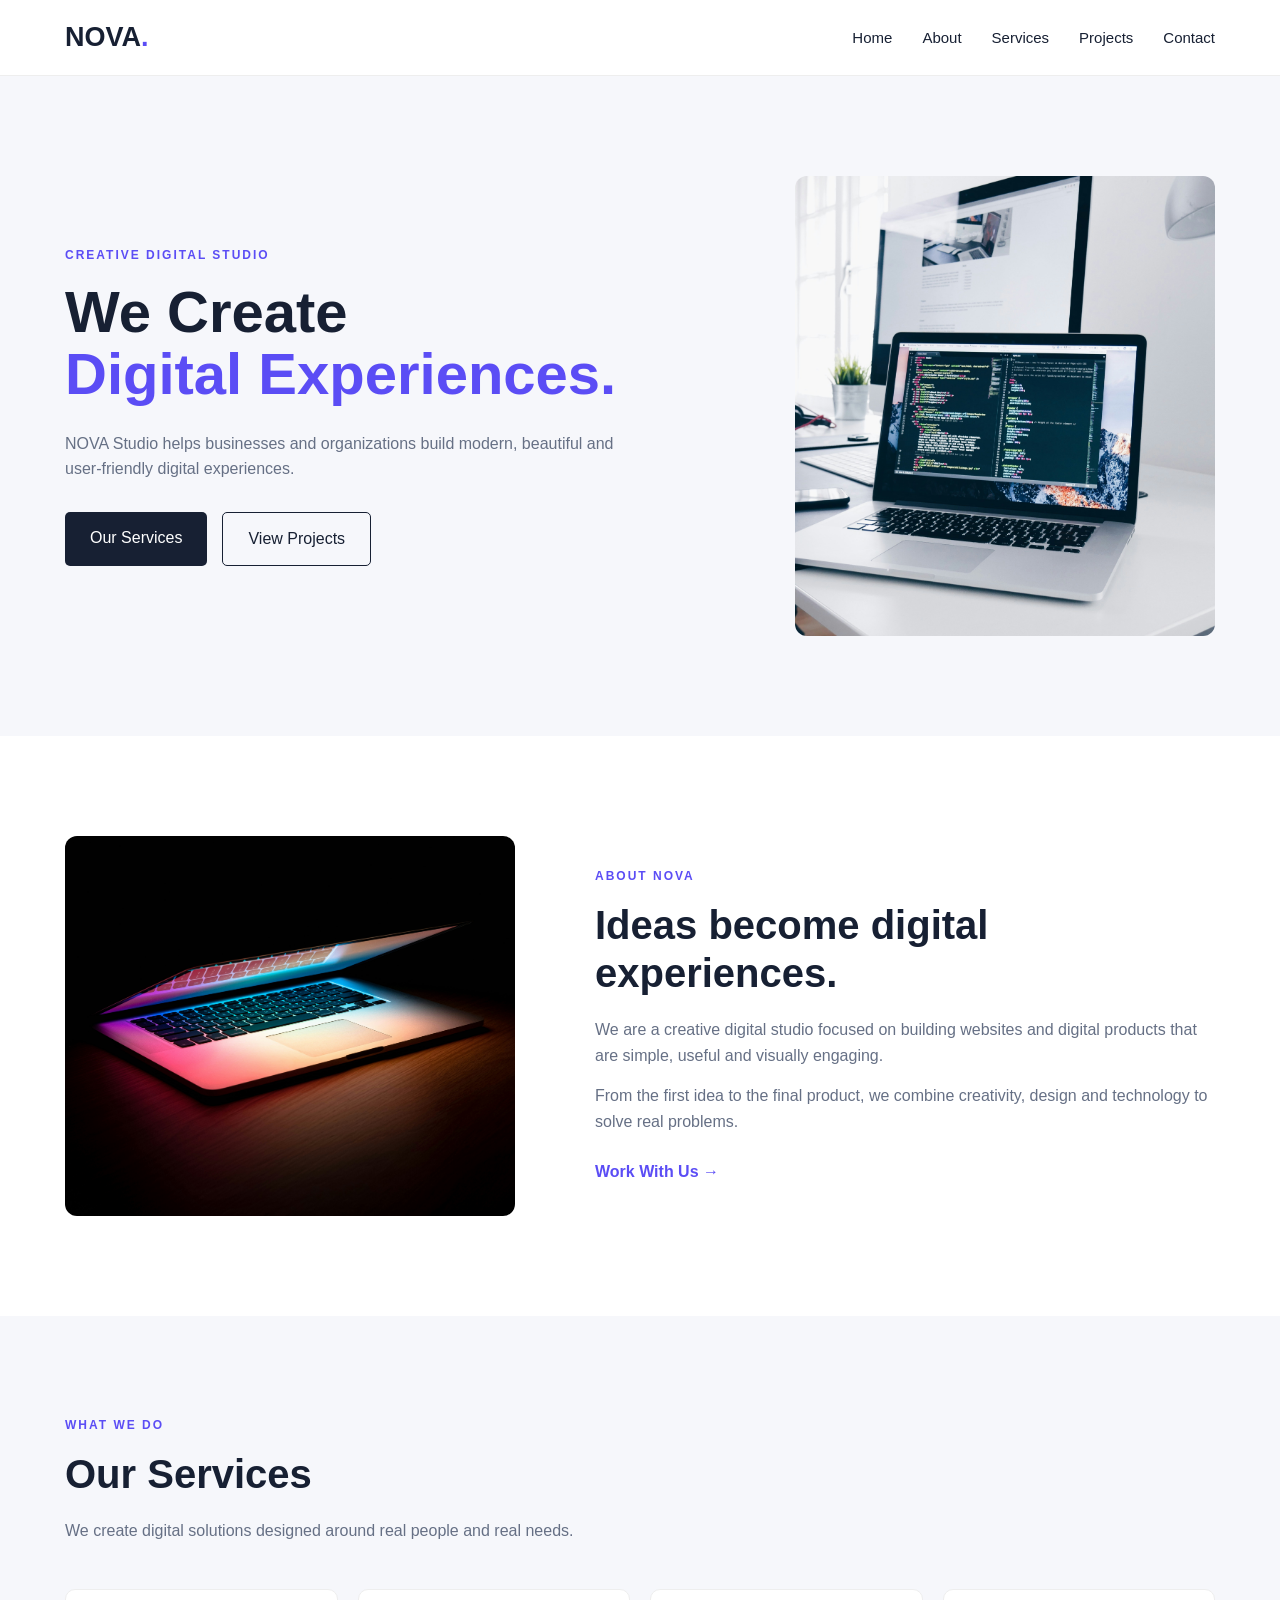
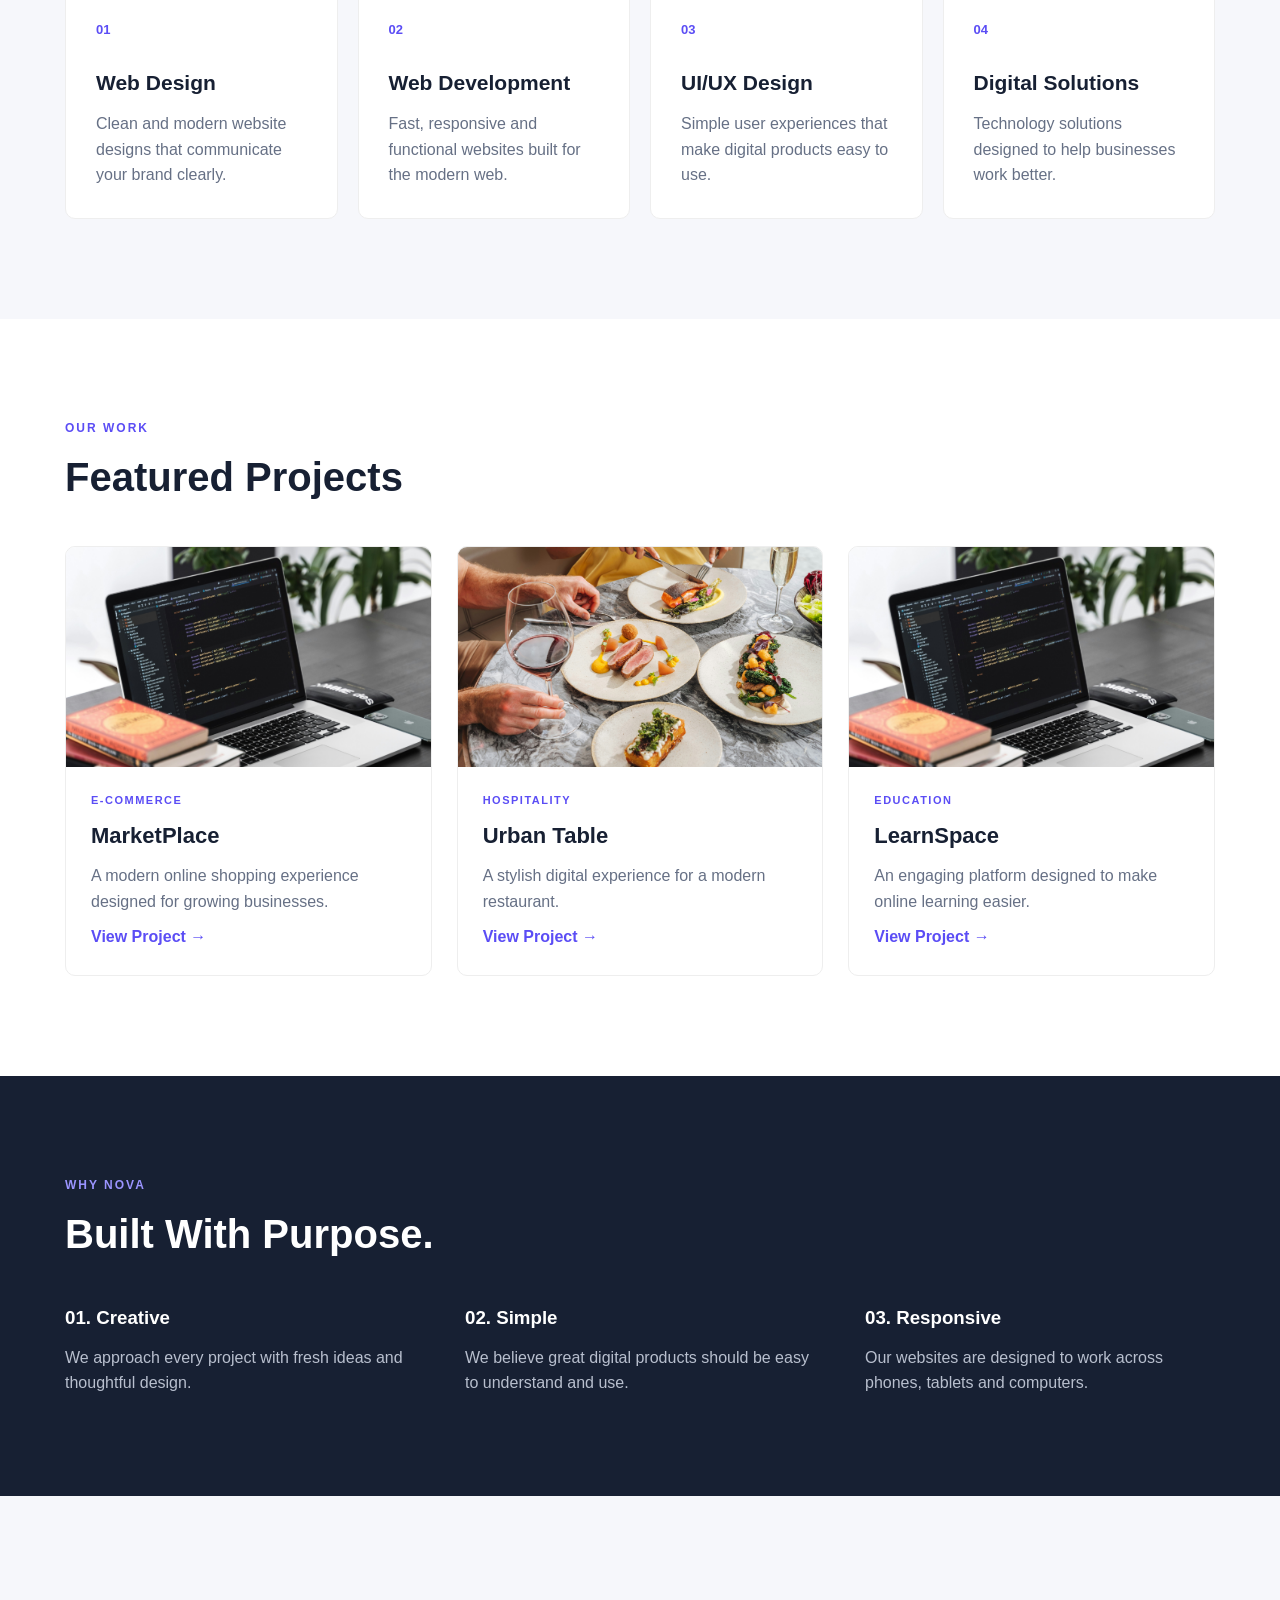
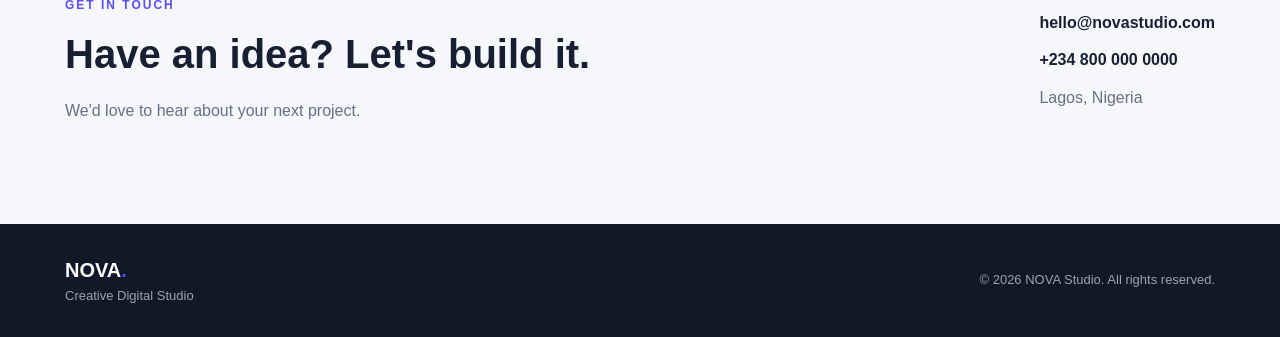
<file: index.html>
<!DOCTYPE html>
<html lang="en">

<head>
    <meta charset="UTF-8">
    <meta name="viewport" content="width=device-width, initial-scale=1.0">

    <link rel="stylesheet" href="style.css">

    <title>NOVA Studio | Digital Experiences</title>
</head>

<body>

    <!-- HEADER -->
    <header class="header">

        <div class="container nav-container">

            <a href="#" class="logo">
                NOVA<span>.</span>
            </a>

            <nav class="nav">
                <a href="#home">Home</a>
                <a href="#about">About</a>
                <a href="#services">Services</a>
                <a href="#projects">Projects</a>
                <a href="#contact">Contact</a>
            </nav>

            <!-- JavaScript will control this later -->
            <button class="menu-btn">☰</button>

        </div>

    </header>


    <main>

        <!-- HERO -->
        <section class="hero" id="home">

            <div class="container hero-content">

                <div class="hero-text">

                    <p class="label">CREATIVE DIGITAL STUDIO</p>

                    <h1>
                        We Create
                        <span>Digital Experiences.</span>
                    </h1>

                    <p class="hero-description">
                        NOVA Studio helps businesses and organizations
                        build modern, beautiful and user-friendly
                        digital experiences.
                    </p>

                    <div class="buttons">

                        <a href="#services" class="btn">
                            Our Services
                        </a>

                        <a href="#projects" class="btn btn-outline">
                            View Projects
                        </a>

                    </div>

                </div>


                <div class="hero-image">

                    <img
                        src="image/christopher-gower-m_HRfLhgABo-unsplash.jpg"
                        alt="Creative team working together"
                    >

                </div>

            </div>

        </section>


        <!-- ABOUT -->
        <section class="about section" id="about">

            <div class="container about-content">

                <div class="about-image">

                    <img
                        src="image/joshua-reddekopp-SyYmXSDnJ54-unsplash.jpg"
                        alt="NOVA Studio team"
                    >

                </div>


                <div class="about-text">

                    <p class="label">ABOUT NOVA</p>

                    <h2>
                        Ideas become
                        digital experiences.
                    </h2>

                    <p>
                        We are a creative digital studio focused on
                        building websites and digital products that
                        are simple, useful and visually engaging.
                    </p>

                    <p>
                        From the first idea to the final product,
                        we combine creativity, design and technology
                        to solve real problems.
                    </p>

                    <a href="#contact" class="text-link">
                        Work With Us →
                    </a>

                </div>

            </div>

        </section>


        <!-- SERVICES -->
        <section class="services section" id="services">

            <div class="container">

                <div class="section-heading">

                    <p class="label">WHAT WE DO</p>

                    <h2>Our Services</h2>

                    <p>
                        We create digital solutions designed
                        around real people and real needs.
                    </p>

                </div>


                <div class="service-grid">

                    <div class="service-card">

                        <span class="number">01</span>

                        <h3>Web Design</h3>

                        <p>
                            Clean and modern website designs
                            that communicate your brand clearly.
                        </p>

                    </div>


                    <div class="service-card">

                        <span class="number">02</span>

                        <h3>Web Development</h3>

                        <p>
                            Fast, responsive and functional
                            websites built for the modern web.
                        </p>

                    </div>


                    <div class="service-card">

                        <span class="number">03</span>

                        <h3>UI/UX Design</h3>

                        <p>
                            Simple user experiences that make
                            digital products easy to use.
                        </p>

                    </div>


                    <div class="service-card">

                        <span class="number">04</span>

                        <h3>Digital Solutions</h3>

                        <p>
                            Technology solutions designed to
                            help businesses work better.
                        </p>

                    </div>

                </div>

            </div>

        </section>


        <!-- PROJECTS -->
        <section class="projects section" id="projects">

            <div class="container">

                <div class="section-heading">

                    <p class="label">OUR WORK</p>

                    <h2>Featured Projects</h2>

                </div>


                <div class="project-grid">

                    <article class="project-card">

                        <img
                           src="image/altumcode-PNbDkQ2DDgM-unsplash.jpg"
                            alt="E-commerce website"
                        >

                        <div class="project-info">

                            <p class="category">
                                E-COMMERCE
                            </p>

                            <h3>MarketPlace</h3>

                            <p>
                                A modern online shopping experience
                                designed for growing businesses.
                            </p>

                            <a href="#" class="text-link">
                                View Project →
                            </a>

                        </div>

                    </article>


                    <article class="project-card">

                        <img
                            src="image/queensland-australia-qU3aijmqKIo-unsplash.jpg"
                            alt="Restaurant website"
                        >

                        <div class="project-info">

                            <p class="category">
                                HOSPITALITY
                            </p>

                            <h3>Urban Table</h3>

                            <p>
                                A stylish digital experience for
                                a modern restaurant.
                            </p>

                            <a href="#" class="text-link">
                                View Project →
                            </a>

                        </div>

                    </article>


                    <article class="project-card">

                        <img
                            src="image/altumcode-PNbDkQ2DDgM-unsplash.jpg"
                            alt="Education platform"
                        >

                        <div class="project-info">

                            <p class="category">
                                EDUCATION
                            </p>

                            <h3>LearnSpace</h3>

                            <p>
                                An engaging platform designed to
                                make online learning easier.
                            </p>

                            <a href="#" class="text-link">
                                View Project →
                            </a>

                        </div>

                    </article>

                </div>

            </div>

        </section>


        <!-- WHY NOVA -->
        <section class="why section">

            <div class="container">

                <div class="section-heading">

                    <p class="label">WHY NOVA</p>

                    <h2>Built With Purpose.</h2>

                </div>


                <div class="why-grid">

                    <div class="why-item">

                        <h3>01. Creative</h3>

                        <p>
                            We approach every project with
                            fresh ideas and thoughtful design.
                        </p>

                    </div>


                    <div class="why-item">

                        <h3>02. Simple</h3>

                        <p>
                            We believe great digital products
                            should be easy to understand and use.
                        </p>

                    </div>


                    <div class="why-item">

                        <h3>03. Responsive</h3>

                        <p>
                            Our websites are designed to work
                            across phones, tablets and computers.
                        </p>

                    </div>

                </div>

            </div>

        </section>


        <!-- CONTACT -->
        <section class="contact section" id="contact">

            <div class="container contact-content">

                <div>

                    <p class="label">GET IN TOUCH</p>

                    <h2>
                        Have an idea?
                        Let's build it.
                    </h2>

                    <p>
                        We'd love to hear about your next project.
                    </p>

                </div>


                <div class="contact-info">

                    <a href="mailto:hello@novastudio.com">
                        hello@novastudio.com
                    </a>

                    <a href="tel:+2348000000000">
                        +234 800 000 0000
                    </a>

                    <p>
                        Lagos, Nigeria
                    </p>

                </div>

            </div>

        </section>

    </main>


    <!-- FOOTER -->
    <footer class="footer">

        <div class="container footer-content">

            <div>
                <strong>NOVA<span>.</span></strong>
                <p>Creative Digital Studio</p>
            </div>

            <p>
                © 2026 NOVA Studio. All rights reserved.
            </p>

        </div>

    </footer>

</body>

</html>
</file>
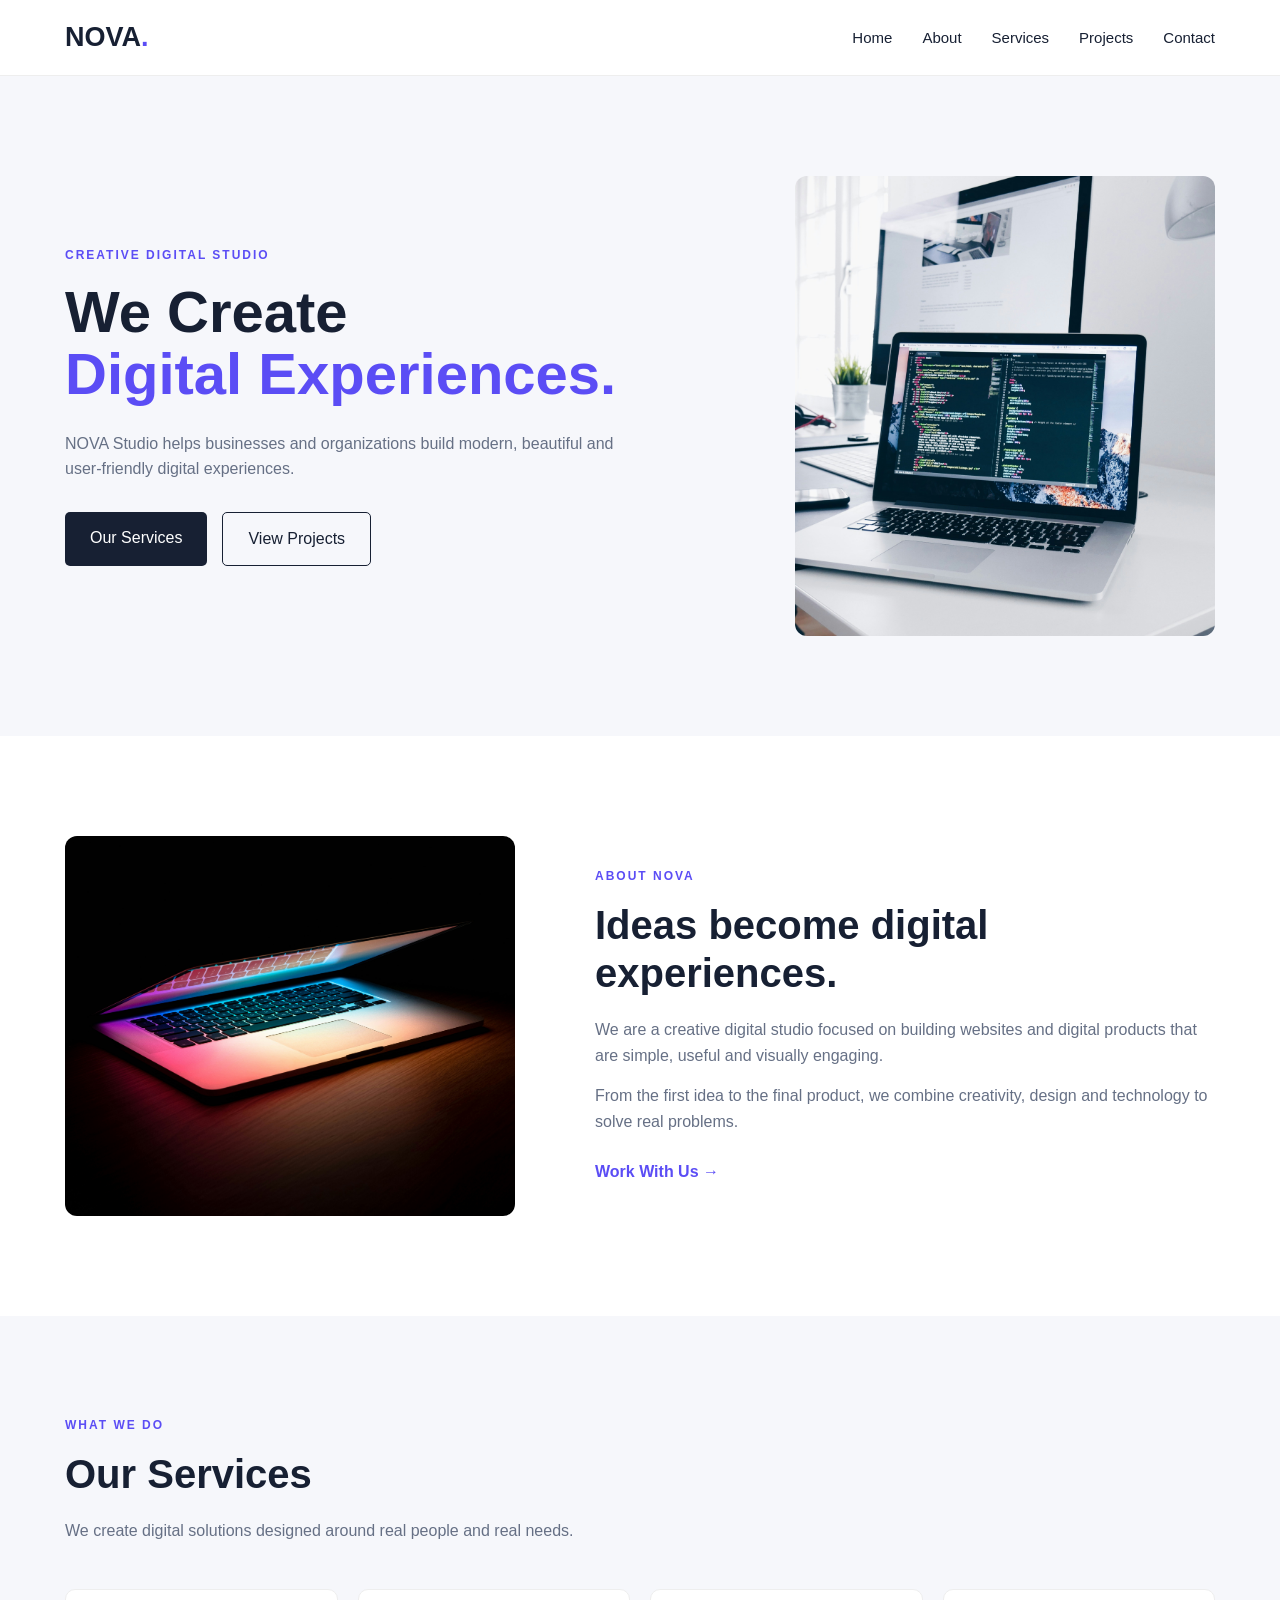
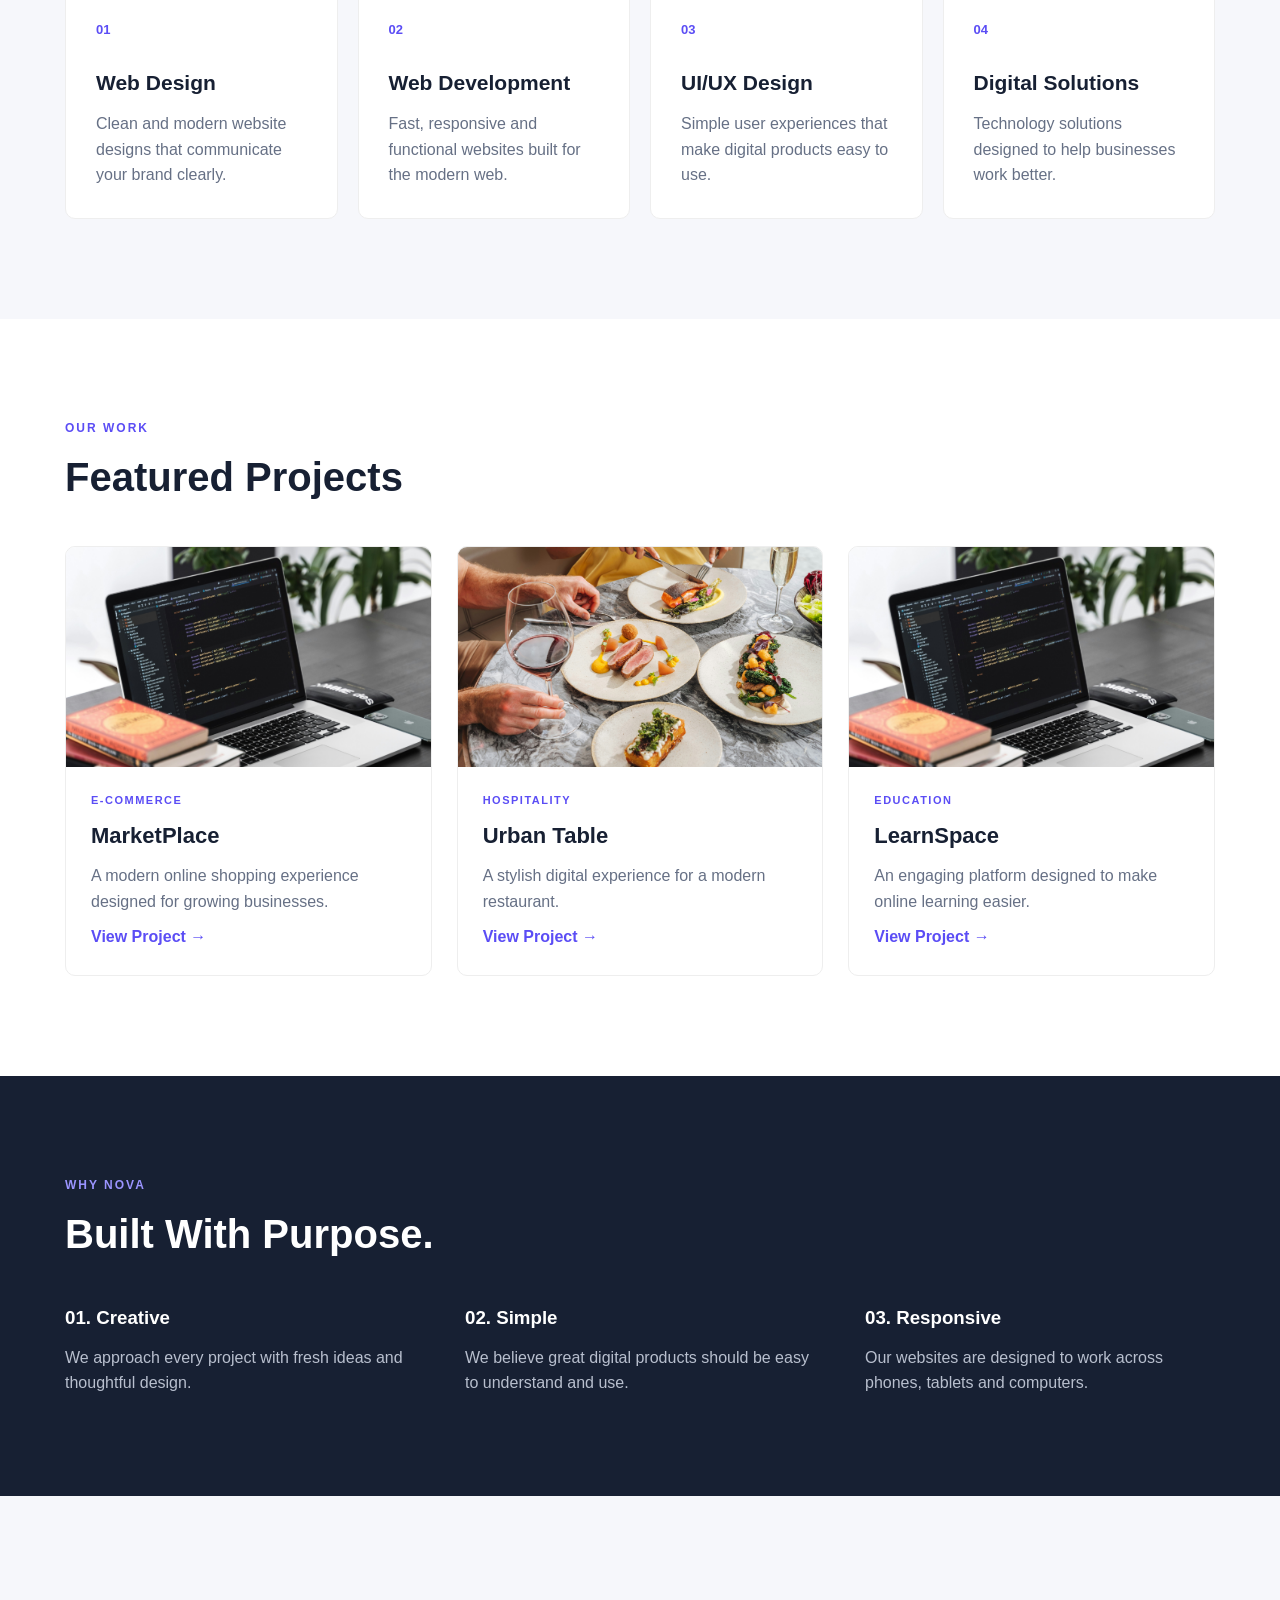
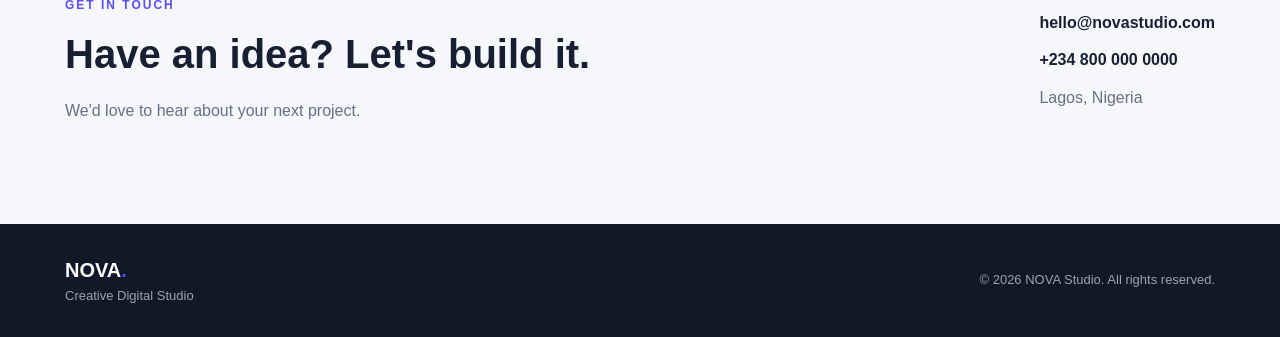
<file: nova10/index.html>
<!DOCTYPE html>
<html lang="en">

<head>
    <meta charset="UTF-8">
    <meta name="viewport" content="width=device-width, initial-scale=1.0">

    <link rel="stylesheet" href="style.css">

    <title>NOVA Studio | Digital Experiences</title>
</head>

<body>

    <!-- HEADER -->
    <header class="header">

        <div class="container nav-container">

            <a href="#" class="logo">
                NOVA<span>.</span>
            </a>

            <nav class="nav">
                <a href="#home">Home</a>
                <a href="#about">About</a>
                <a href="#services">Services</a>
                <a href="#projects">Projects</a>
                <a href="#contact">Contact</a>
            </nav>

            <!-- JavaScript will control this later -->
            <button class="menu-btn">☰</button>

        </div>

    </header>


    <main>

        <!-- HERO -->
        <section class="hero" id="home">

            <div class="container hero-content">

                <div class="hero-text">

                    <p class="label">CREATIVE DIGITAL STUDIO</p>

                    <h1>
                        We Create
                        <span>Digital Experiences.</span>
                    </h1>

                    <p class="hero-description">
                        NOVA Studio helps businesses and organizations
                        build modern, beautiful and user-friendly
                        digital experiences.
                    </p>

                    <div class="buttons">

                        <a href="#services" class="btn">
                            Our Services
                        </a>

                        <a href="#projects" class="btn btn-outline">
                            View Projects
                        </a>

                    </div>

                </div>


                <div class="hero-image">

                    <img
                        src="image/christopher-gower-m_HRfLhgABo-unsplash.jpg"
                        alt="Creative team working together"
                    >

                </div>

            </div>

        </section>


        <!-- ABOUT -->
        <section class="about section" id="about">

            <div class="container about-content">

                <div class="about-image">

                    <img
                        src="image/joshua-reddekopp-SyYmXSDnJ54-unsplash.jpg"
                        alt="NOVA Studio team"
                    >

                </div>


                <div class="about-text">

                    <p class="label">ABOUT NOVA</p>

                    <h2>
                        Ideas become
                        digital experiences.
                    </h2>

                    <p>
                        We are a creative digital studio focused on
                        building websites and digital products that
                        are simple, useful and visually engaging.
                    </p>

                    <p>
                        From the first idea to the final product,
                        we combine creativity, design and technology
                        to solve real problems.
                    </p>

                    <a href="#contact" class="text-link">
                        Work With Us →
                    </a>

                </div>

            </div>

        </section>


        <!-- SERVICES -->
        <section class="services section" id="services">

            <div class="container">

                <div class="section-heading">

                    <p class="label">WHAT WE DO</p>

                    <h2>Our Services</h2>

                    <p>
                        We create digital solutions designed
                        around real people and real needs.
                    </p>

                </div>


                <div class="service-grid">

                    <div class="service-card">

                        <span class="number">01</span>

                        <h3>Web Design</h3>

                        <p>
                            Clean and modern website designs
                            that communicate your brand clearly.
                        </p>

                    </div>


                    <div class="service-card">

                        <span class="number">02</span>

                        <h3>Web Development</h3>

                        <p>
                            Fast, responsive and functional
                            websites built for the modern web.
                        </p>

                    </div>


                    <div class="service-card">

                        <span class="number">03</span>

                        <h3>UI/UX Design</h3>

                        <p>
                            Simple user experiences that make
                            digital products easy to use.
                        </p>

                    </div>


                    <div class="service-card">

                        <span class="number">04</span>

                        <h3>Digital Solutions</h3>

                        <p>
                            Technology solutions designed to
                            help businesses work better.
                        </p>

                    </div>

                </div>

            </div>

        </section>


        <!-- PROJECTS -->
        <section class="projects section" id="projects">

            <div class="container">

                <div class="section-heading">

                    <p class="label">OUR WORK</p>

                    <h2>Featured Projects</h2>

                </div>


                <div class="project-grid">

                    <article class="project-card">

                        <img
                           src="image/altumcode-PNbDkQ2DDgM-unsplash.jpg"
                            alt="E-commerce website"
                        >

                        <div class="project-info">

                            <p class="category">
                                E-COMMERCE
                            </p>

                            <h3>MarketPlace</h3>

                            <p>
                                A modern online shopping experience
                                designed for growing businesses.
                            </p>

                            <a href="#" class="text-link">
                                View Project →
                            </a>

                        </div>

                    </article>


                    <article class="project-card">

                        <img
                            src="image/queensland-australia-qU3aijmqKIo-unsplash.jpg"
                            alt="Restaurant website"
                        >

                        <div class="project-info">

                            <p class="category">
                                HOSPITALITY
                            </p>

                            <h3>Urban Table</h3>

                            <p>
                                A stylish digital experience for
                                a modern restaurant.
                            </p>

                            <a href="#" class="text-link">
                                View Project →
                            </a>

                        </div>

                    </article>


                    <article class="project-card">

                        <img
                            src="image/altumcode-PNbDkQ2DDgM-unsplash.jpg"
                            alt="Education platform"
                        >

                        <div class="project-info">

                            <p class="category">
                                EDUCATION
                            </p>

                            <h3>LearnSpace</h3>

                            <p>
                                An engaging platform designed to
                                make online learning easier.
                            </p>

                            <a href="#" class="text-link">
                                View Project →
                            </a>

                        </div>

                    </article>

                </div>

            </div>

        </section>


        <!-- WHY NOVA -->
        <section class="why section">

            <div class="container">

                <div class="section-heading">

                    <p class="label">WHY NOVA</p>

                    <h2>Built With Purpose.</h2>

                </div>


                <div class="why-grid">

                    <div class="why-item">

                        <h3>01. Creative</h3>

                        <p>
                            We approach every project with
                            fresh ideas and thoughtful design.
                        </p>

                    </div>


                    <div class="why-item">

                        <h3>02. Simple</h3>

                        <p>
                            We believe great digital products
                            should be easy to understand and use.
                        </p>

                    </div>


                    <div class="why-item">

                        <h3>03. Responsive</h3>

                        <p>
                            Our websites are designed to work
                            across phones, tablets and computers.
                        </p>

                    </div>

                </div>

            </div>

        </section>


        <!-- CONTACT -->
        <section class="contact section" id="contact">

            <div class="container contact-content">

                <div>

                    <p class="label">GET IN TOUCH</p>

                    <h2>
                        Have an idea?
                        Let's build it.
                    </h2>

                    <p>
                        We'd love to hear about your next project.
                    </p>

                </div>


                <div class="contact-info">

                    <a href="mailto:hello@novastudio.com">
                        hello@novastudio.com
                    </a>

                    <a href="tel:+2348000000000">
                        +234 800 000 0000
                    </a>

                    <p>
                        Lagos, Nigeria
                    </p>

                </div>

            </div>

        </section>

    </main>


    <!-- FOOTER -->
    <footer class="footer">

        <div class="container footer-content">

            <div>
                <strong>NOVA<span>.</span></strong>
                <p>Creative Digital Studio</p>
            </div>

            <p>
                © 2026 NOVA Studio. All rights reserved.
            </p>

        </div>

    </footer>

</body>

</html>
</file>
<file: style.css>
* {
    margin: 0;
    padding: 0;
    box-sizing: border-box;
}

html {
    scroll-behavior: smooth;
}

body {
    font-family: Arial, sans-serif;
    color: #172033;
    background-color: #ffffff;
    line-height: 1.6;
}

img {
    width: 100%;
    display: block;
}

a {
    text-decoration: none;
    color: inherit;
}


/* =========================
   CONTAINER
========================= */

.container {
    width: 90%;
    max-width: 1150px;
    margin: auto;
}

.section {
    padding: 100px 0;
}


/* =========================
   HEADER
========================= */

.header {
    background-color: #ffffff;
    border-bottom: 1px solid #eeeeee;
}

.nav-container {
    height: 75px;

    display: flex;
    align-items: center;
    justify-content: space-between;
}

.logo {
    font-size: 27px;
    font-weight: bold;
}

.logo span,
.footer span {
    color: #5b4df5;
}

.nav {
    display: flex;
    gap: 30px;
}

.nav a {
    font-size: 15px;
    font-weight: 500;
}

.nav a:hover {
    color: #5b4df5;
}


/* =========================
   HAMBURGER
========================= */

.menu-btn {
    display: none;

    background: none;
    border: none;

    font-size: 28px;
    cursor: pointer;
}


/* =========================
   HERO
========================= */

.hero {
    padding: 100px 0;
    background-color: #f6f7fb;
}

.hero-content {
    display: flex;
    align-items: center;
    justify-content: space-between;
    gap: 70px;
}

.hero-text {
    flex: 1;
}

.label {
    font-size: 12px;
    font-weight: bold;
    letter-spacing: 2px;
    color: #5b4df5;
    margin-bottom: 15px;
}

.hero h1 {
    font-size: 58px;
    line-height: 1.08;
    margin-bottom: 25px;
}

.hero h1 span {
    display: block;
    color: #5b4df5;
}

.hero-description {
    max-width: 550px;
    color: #667085;
    margin-bottom: 30px;
}

.buttons {
    display: flex;
    gap: 15px;
}

.btn {
    display: inline-block;

    padding: 13px 25px;

    background-color: #172033;
    color: white;

    border-radius: 5px;
}

.btn:hover {
    opacity: 0.85;
}

.btn-outline {
    background-color: transparent;
    color: #172033;
    border: 1px solid #172033;
}

.hero-image {
    width: 420px;
    height: 460px;
}

.hero-image img {
    height: 100%;
    object-fit: cover;
    border-radius: 12px;
}


/* =========================
   ABOUT
========================= */

.about-content {
    display: flex;
    align-items: center;
    gap: 80px;
}

.about-image {
    width: 450px;
    flex-shrink: 0;
}

.about-image img {
    height: 380px;
    object-fit: cover;
    border-radius: 12px;
}

.about-text {
    flex: 1;
}

.about-text h2,
.section-heading h2,
.contact h2 {
    font-size: 40px;
    line-height: 1.2;
    margin-bottom: 20px;
}

.about-text p:not(.label) {
    color: #667085;
    margin-bottom: 15px;
}

.text-link {
    display: inline-block;

    margin-top: 10px;

    color: #5b4df5;
    font-weight: bold;
}

.text-link:hover {
    text-decoration: underline;
}


/* =========================
   SERVICES
========================= */

.services {
    background-color: #f6f7fb;
}

.section-heading {
    margin-bottom: 45px;
}

.section-heading > p:last-child {
    color: #667085;
    max-width: 550px;
}

.service-grid {
    display: flex;
    gap: 20px;
    flex-wrap: wrap;
}

.service-card {
    flex: 1;
    min-width: 220px;

    padding: 30px;

    background-color: #ffffff;

    border: 1px solid #eeeeee;
    border-radius: 10px;
}

.number {
    display: block;

    color: #5b4df5;
    font-size: 13px;
    font-weight: bold;

    margin-bottom: 25px;
}

.service-card h3 {
    font-size: 21px;
    margin-bottom: 12px;
}

.service-card p {
    color: #667085;
}


/* =========================
   PROJECTS
========================= */

.project-grid {
    display: flex;
    gap: 25px;
}

.project-card {
    flex: 1;

    border: 1px solid #eeeeee;
    border-radius: 10px;

    overflow: hidden;
}

.project-card img {
    height: 220px;
    object-fit: cover;
}

.project-info {
    padding: 25px;
}

.category {
    font-size: 11px;
    letter-spacing: 1.5px;
    color: #5b4df5;
    font-weight: bold;
    margin-bottom: 8px;
}

.project-info h3 {
    font-size: 22px;
    margin-bottom: 10px;
}

.project-info p:not(.category) {
    color: #667085;
}


/* =========================
   WHY NOVA
========================= */

.why {
    background-color: #172033;
    color: white;
}

.why .label {
    color: #9b94ff;
}

.why-grid {
    display: flex;
    gap: 50px;
}

.why-item {
    flex: 1;
}

.why-item h3 {
    margin-bottom: 12px;
}

.why-item p {
    color: #b8bfce;
}


/* =========================
   CONTACT
========================= */

.contact {
    background-color: #f6f7fb;
}

.contact-content {
    display: flex;
    justify-content: space-between;
    align-items: center;
    gap: 60px;
}

.contact h2 {
    max-width: 550px;
}

.contact-content > div:first-child > p:last-child {
    color: #667085;
}

.contact-info {
    display: flex;
    flex-direction: column;
    gap: 12px;
}

.contact-info a {
    font-weight: bold;
}

.contact-info a:hover {
    color: #5b4df5;
}

.contact-info p {
    color: #667085;
}


/* =========================
   FOOTER
========================= */

.footer {
    padding: 30px 0;

    background-color: #111827;
    color: white;
}

.footer-content {
    display: flex;
    justify-content: space-between;
    align-items: center;
}

.footer strong {
    font-size: 20px;
}

.footer p {
    font-size: 13px;
    color: #9ca3af;
}


/* =========================
   RESPONSIVE DESIGN
========================= */

@media (max-width: 800px) {

    /* Navigation */

    .nav {
        display: none;
    }

    .menu-btn {
        display: block;
    }


    /* Hero */

    .hero {
        padding: 70px 0;
    }

    .hero-content {
        flex-direction: column-reverse;
        text-align: center;
    }

    .hero h1 {
        font-size: 43px;
    }

    .hero-description {
        margin-left: auto;
        margin-right: auto;
    }

    .buttons {
        justify-content: center;
    }

    .hero-image {
        width: 300px;
        height: 350px;
    }


    /* About */

    .about-content {
        flex-direction: column;
        gap: 40px;
    }

    .about-image {
        width: 100%;
    }

    .about-image img {
        height: 300px;
    }

    .about-text {
        text-align: center;
    }


    /* Services */

    .service-grid {
        flex-direction: column;
    }


    /* Projects */

    .project-grid {
        flex-direction: column;
    }


    /* Why */

    .why-grid {
        flex-direction: column;
        gap: 30px;
    }


    /* Contact */

    .contact-content {
        flex-direction: column;
        align-items: flex-start;
    }


    /* Footer */

    .footer-content {
        flex-direction: column;
        gap: 10px;
        align-items: flex-start;
    }

}
</file>
<file: nova10/style.css>
* {
    margin: 0;
    padding: 0;
    box-sizing: border-box;
}

html {
    scroll-behavior: smooth;
}

body {
    font-family: Arial, sans-serif;
    color: #172033;
    background-color: #ffffff;
    line-height: 1.6;
}

img {
    width: 100%;
    display: block;
}

a {
    text-decoration: none;
    color: inherit;
}


/* =========================
   CONTAINER
========================= */

.container {
    width: 90%;
    max-width: 1150px;
    margin: auto;
}

.section {
    padding: 100px 0;
}


/* =========================
   HEADER
========================= */

.header {
    background-color: #ffffff;
    border-bottom: 1px solid #eeeeee;
}

.nav-container {
    height: 75px;

    display: flex;
    align-items: center;
    justify-content: space-between;
}

.logo {
    font-size: 27px;
    font-weight: bold;
}

.logo span,
.footer span {
    color: #5b4df5;
}

.nav {
    display: flex;
    gap: 30px;
}

.nav a {
    font-size: 15px;
    font-weight: 500;
}

.nav a:hover {
    color: #5b4df5;
}


/* =========================
   HAMBURGER
========================= */

.menu-btn {
    display: none;

    background: none;
    border: none;

    font-size: 28px;
    cursor: pointer;
}


/* =========================
   HERO
========================= */

.hero {
    padding: 100px 0;
    background-color: #f6f7fb;
}

.hero-content {
    display: flex;
    align-items: center;
    justify-content: space-between;
    gap: 70px;
}

.hero-text {
    flex: 1;
}

.label {
    font-size: 12px;
    font-weight: bold;
    letter-spacing: 2px;
    color: #5b4df5;
    margin-bottom: 15px;
}

.hero h1 {
    font-size: 58px;
    line-height: 1.08;
    margin-bottom: 25px;
}

.hero h1 span {
    display: block;
    color: #5b4df5;
}

.hero-description {
    max-width: 550px;
    color: #667085;
    margin-bottom: 30px;
}

.buttons {
    display: flex;
    gap: 15px;
}

.btn {
    display: inline-block;

    padding: 13px 25px;

    background-color: #172033;
    color: white;

    border-radius: 5px;
}

.btn:hover {
    opacity: 0.85;
}

.btn-outline {
    background-color: transparent;
    color: #172033;
    border: 1px solid #172033;
}

.hero-image {
    width: 420px;
    height: 460px;
}

.hero-image img {
    height: 100%;
    object-fit: cover;
    border-radius: 12px;
}


/* =========================
   ABOUT
========================= */

.about-content {
    display: flex;
    align-items: center;
    gap: 80px;
}

.about-image {
    width: 450px;
    flex-shrink: 0;
}

.about-image img {
    height: 380px;
    object-fit: cover;
    border-radius: 12px;
}

.about-text {
    flex: 1;
}

.about-text h2,
.section-heading h2,
.contact h2 {
    font-size: 40px;
    line-height: 1.2;
    margin-bottom: 20px;
}

.about-text p:not(.label) {
    color: #667085;
    margin-bottom: 15px;
}

.text-link {
    display: inline-block;

    margin-top: 10px;

    color: #5b4df5;
    font-weight: bold;
}

.text-link:hover {
    text-decoration: underline;
}


/* =========================
   SERVICES
========================= */

.services {
    background-color: #f6f7fb;
}

.section-heading {
    margin-bottom: 45px;
}

.section-heading > p:last-child {
    color: #667085;
    max-width: 550px;
}

.service-grid {
    display: flex;
    gap: 20px;
    flex-wrap: wrap;
}

.service-card {
    flex: 1;
    min-width: 220px;

    padding: 30px;

    background-color: #ffffff;

    border: 1px solid #eeeeee;
    border-radius: 10px;
}

.number {
    display: block;

    color: #5b4df5;
    font-size: 13px;
    font-weight: bold;

    margin-bottom: 25px;
}

.service-card h3 {
    font-size: 21px;
    margin-bottom: 12px;
}

.service-card p {
    color: #667085;
}


/* =========================
   PROJECTS
========================= */

.project-grid {
    display: flex;
    gap: 25px;
}

.project-card {
    flex: 1;

    border: 1px solid #eeeeee;
    border-radius: 10px;

    overflow: hidden;
}

.project-card img {
    height: 220px;
    object-fit: cover;
}

.project-info {
    padding: 25px;
}

.category {
    font-size: 11px;
    letter-spacing: 1.5px;
    color: #5b4df5;
    font-weight: bold;
    margin-bottom: 8px;
}

.project-info h3 {
    font-size: 22px;
    margin-bottom: 10px;
}

.project-info p:not(.category) {
    color: #667085;
}


/* =========================
   WHY NOVA
========================= */

.why {
    background-color: #172033;
    color: white;
}

.why .label {
    color: #9b94ff;
}

.why-grid {
    display: flex;
    gap: 50px;
}

.why-item {
    flex: 1;
}

.why-item h3 {
    margin-bottom: 12px;
}

.why-item p {
    color: #b8bfce;
}


/* =========================
   CONTACT
========================= */

.contact {
    background-color: #f6f7fb;
}

.contact-content {
    display: flex;
    justify-content: space-between;
    align-items: center;
    gap: 60px;
}

.contact h2 {
    max-width: 550px;
}

.contact-content > div:first-child > p:last-child {
    color: #667085;
}

.contact-info {
    display: flex;
    flex-direction: column;
    gap: 12px;
}

.contact-info a {
    font-weight: bold;
}

.contact-info a:hover {
    color: #5b4df5;
}

.contact-info p {
    color: #667085;
}


/* =========================
   FOOTER
========================= */

.footer {
    padding: 30px 0;

    background-color: #111827;
    color: white;
}

.footer-content {
    display: flex;
    justify-content: space-between;
    align-items: center;
}

.footer strong {
    font-size: 20px;
}

.footer p {
    font-size: 13px;
    color: #9ca3af;
}


/* =========================
   RESPONSIVE DESIGN
========================= */

@media (max-width: 800px) {

    /* Navigation */

    .nav {
        display: none;
    }

    .menu-btn {
        display: block;
    }


    /* Hero */

    .hero {
        padding: 70px 0;
    }

    .hero-content {
        flex-direction: column-reverse;
        text-align: center;
    }

    .hero h1 {
        font-size: 43px;
    }

    .hero-description {
        margin-left: auto;
        margin-right: auto;
    }

    .buttons {
        justify-content: center;
    }

    .hero-image {
        width: 300px;
        height: 350px;
    }


    /* About */

    .about-content {
        flex-direction: column;
        gap: 40px;
    }

    .about-image {
        width: 100%;
    }

    .about-image img {
        height: 300px;
    }

    .about-text {
        text-align: center;
    }


    /* Services */

    .service-grid {
        flex-direction: column;
    }


    /* Projects */

    .project-grid {
        flex-direction: column;
    }


    /* Why */

    .why-grid {
        flex-direction: column;
        gap: 30px;
    }


    /* Contact */

    .contact-content {
        flex-direction: column;
        align-items: flex-start;
    }


    /* Footer */

    .footer-content {
        flex-direction: column;
        gap: 10px;
        align-items: flex-start;
    }

}
</file>
